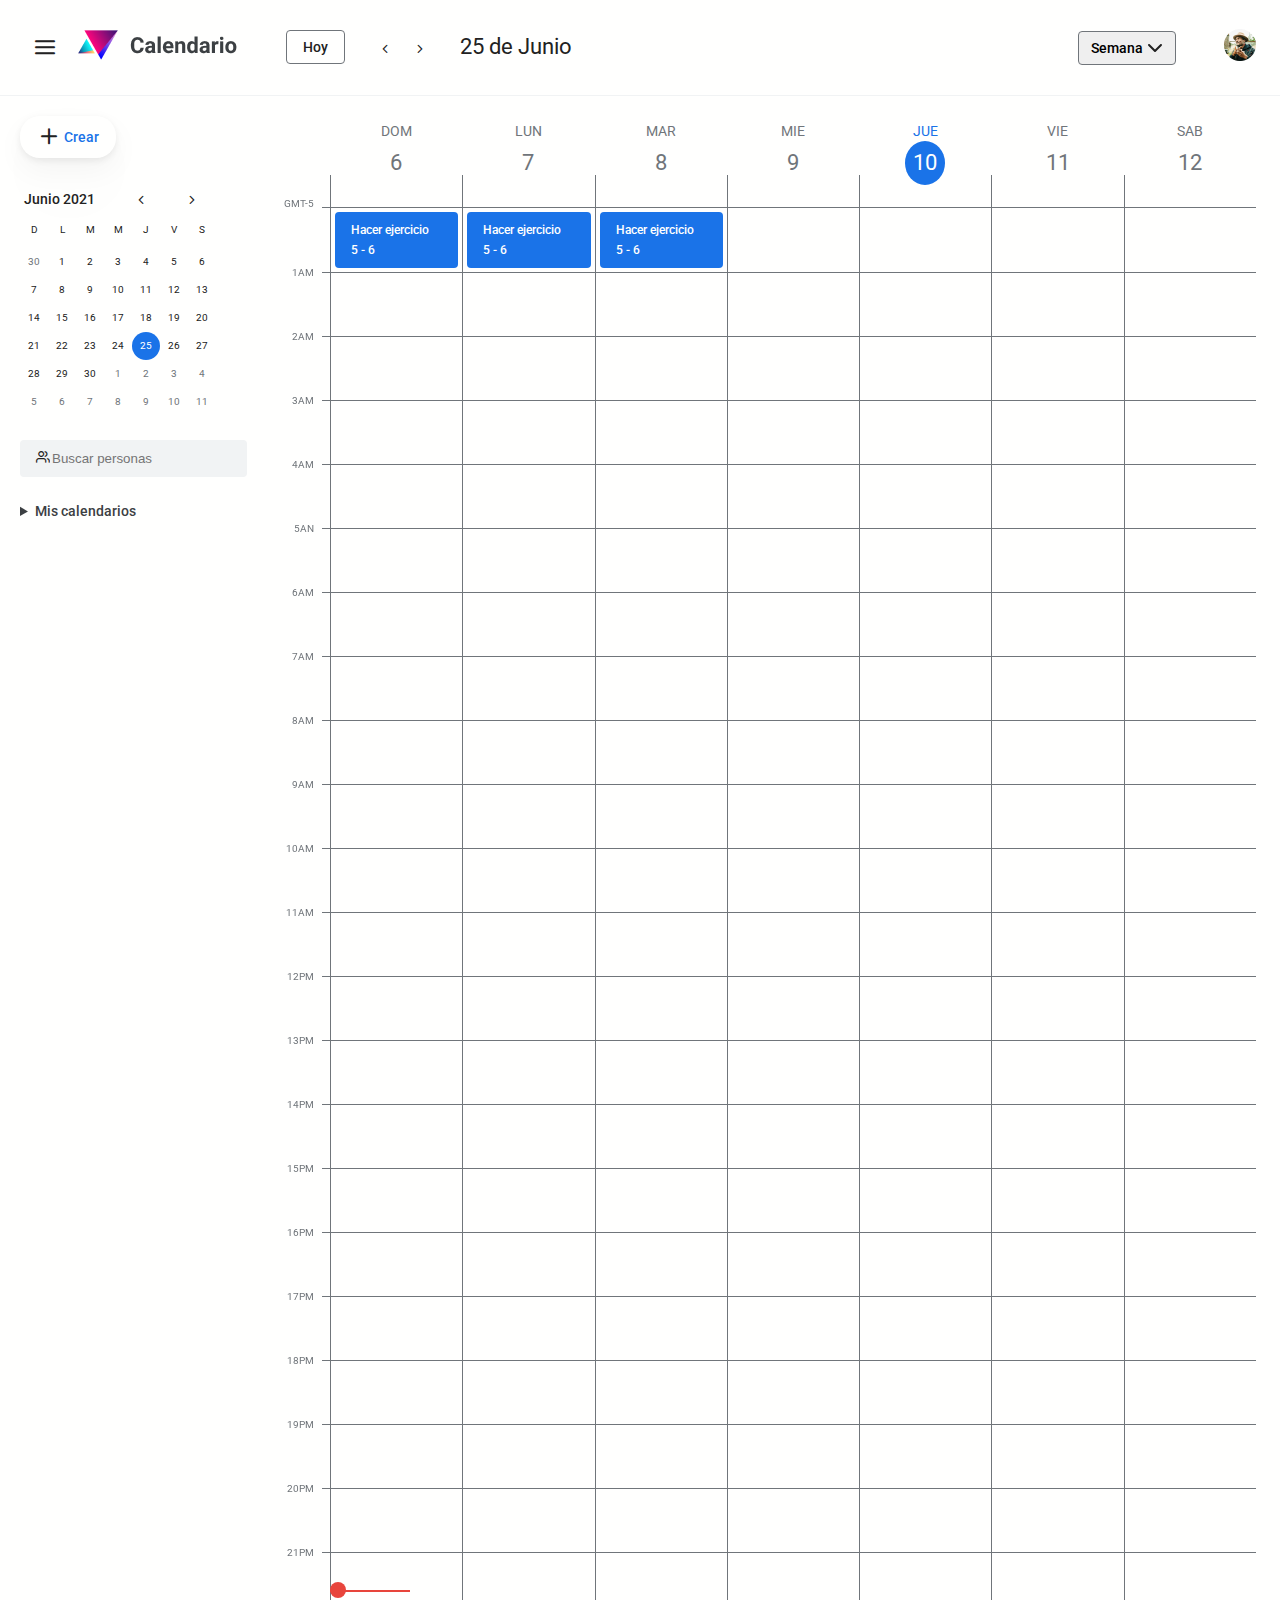
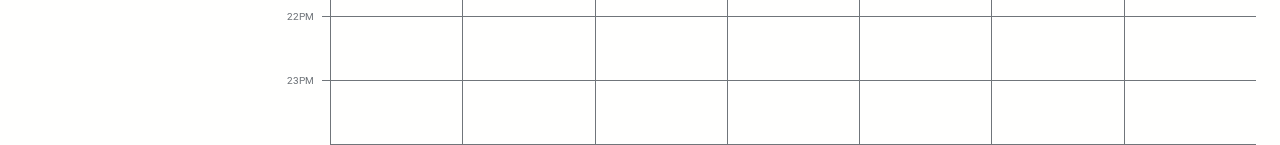
<file: index.html>
<!DOCTYPE html>
<html lang="en">
<head>
  <meta charset="UTF-8">
  <meta http-equiv="X-UA-Compatible" content="IE=edge">
  <meta name="viewport" content="width=device-width, initial-scale=1.0">
  <link rel="preconnect" href="https://fonts.googleapis.com">
  <link rel="preconnect" href="https://fonts.gstatic.com" crossorigin>
  <link href="https://fonts.googleapis.com/css2?family=Roboto:wght@400;500&display=swap" rel="stylesheet">
  <link rel="stylesheet" href="./css/index.css">
  <title>Calendario</title>
</head>
<body>
  <div class="page">
    <header class="header">
      <div class="header-primary">
        <div class="header-logo">
          <button class="button is-compact">
            <i class="icon-hamburguer-button"></i>
          </button>
          <a href="https://yersonreyes.github.io/reto-calendario/">
            <img src="./images/logo.png" alt="">
          </a>
        </div>
        <div class="calendarStatus">
          <button class="button is-secondary">Hoy</button>
          <span class="calendarStatus-navigation">
            <a href="#" class="button is-compact" aria-label="Siguiente semana">
              <i class="icon-chevron-left" aria-hidden="true"></i>
            </a>
            <a href="#" class="button is-compact" aria-label="Semana anterior">
              <i class="icon-chevron-right" aria-hidden="true"></i>
            </a>
          </span>
          <time class="calendarStatus-date" datetime="25-06-2021">25 de Junio</time>
        </div>
      </div>


      <div class="header-secondary">
        <select class="select" name="" id="">
          <option value="">Semana</option>
          <option value="">Dia</option>
        </select>
        <a href="/">
          <img src="./images/Ellipse 1.png" alt="">
        </a>
      </div>
    </header>

    <div class="sidebar">
      <button class="button is-rounded is-shadow">
        <i class="icon-plus"></i>
        <span>Crear</span>
      </button>
      <div class="miniCalendar" aria-label="Calendario de navegacion">
        <div class="miniCalendar-status">
          <time class="miniCalendar-date" datetime="2021-06-07">Junio 2021</time>
          <div class="miniCalendar-navigation">
            <a class="button is-conpact" href="#" aria-label="Mes anterior"> 
              <i class="icon-chevron-left" aria-hidden="true"></i>
            </a>
            <a class="button is-conpact" href="#" aria-label="Mes siguiente">
              <i class="icon-chevron-right" aria-hidden="true"></i>
            </a>
          </div>
        </div>
        <div class="miniCalendar-header">
          <span class="miniCalendar-weekDay">D</span>
          <span class="miniCalendar-weekDay">L</span>
          <span class="miniCalendar-weekDay">M</span>
          <span class="miniCalendar-weekDay">M</span>
          <span class="miniCalendar-weekDay">J</span>
          <span class="miniCalendar-weekDay">V</span>
          <span class="miniCalendar-weekDay">S</span>
        </div>
        <div class="miniCalendar-month">
          <div class="niniCalendar-monthDay is-inactive">30</div>
          <div class="niniCalendar-monthDay">1</div>
          <div class="niniCalendar-monthDay">2</div>
          <div class="niniCalendar-monthDay">3</div>
          <div class="niniCalendar-monthDay">4</div>
          <div class="niniCalendar-monthDay">5</div>
          <div class="niniCalendar-monthDay">6</div>
          <div class="niniCalendar-monthDay">7</div>
          <div class="niniCalendar-monthDay">8</div>
          <div class="niniCalendar-monthDay">9</div>
          <div class="niniCalendar-monthDay">10</div>
          <div class="niniCalendar-monthDay">11</div>
          <div class="niniCalendar-monthDay">12</div>
          <div class="niniCalendar-monthDay">13</div>
          <div class="niniCalendar-monthDay">14</div>
          <div class="niniCalendar-monthDay">15</div>
          <div class="niniCalendar-monthDay">16</div>
          <div class="niniCalendar-monthDay">17</div>
          <div class="niniCalendar-monthDay">18</div>
          <div class="niniCalendar-monthDay">19</div>
          <div class="niniCalendar-monthDay">20</div>
          <div class="niniCalendar-monthDay">21</div>
          <div class="niniCalendar-monthDay">22</div>
          <div class="niniCalendar-monthDay">23</div>
          <div class="niniCalendar-monthDay">24</div>
          <div class="niniCalendar-monthDay is-selected">25</div>
          <div class="niniCalendar-monthDay">26</div>
          <div class="niniCalendar-monthDay">27</div>
          <div class="niniCalendar-monthDay">28</div>
          <div class="niniCalendar-monthDay">29</div>
          <div class="niniCalendar-monthDay">30</div>
          <div class="niniCalendar-monthDay is-inactive">1</div>
          <div class="niniCalendar-monthDay is-inactive">2</div>
          <div class="niniCalendar-monthDay is-inactive">3</div>
          <div class="niniCalendar-monthDay is-inactive">4</div>
          <div class="niniCalendar-monthDay is-inactive">5</div>
          <div class="niniCalendar-monthDay is-inactive">6</div>
          <div class="niniCalendar-monthDay is-inactive">7</div>
          <div class="niniCalendar-monthDay is-inactive">8</div>
          <div class="niniCalendar-monthDay is-inactive">9</div>
          <div class="niniCalendar-monthDay is-inactive">10</div>
          <div class="niniCalendar-monthDay is-inactive">11</div>
        </div>
      </div>
      <form class="search" action="">
        <i class="icon-users"></i>
        <input placeholder="Buscar personas" type="text">
      </form>
      <details class="calendarDetails">
        <summary>Mis calendarios</summary>
        <div class="calendarDetails-container">
          <div class="calendarDetails-task">
            <i class="icon-check-square"></i>
            <span>Cuempleaños</span>
          </div>
          <div class="calendarDetails-task">
            <i class="icon-check-square"></i>
            <span>Tareas</span>
          </div>
          <div class="calendarDetails-task">
            <i class="icon-check-square"></i>
            <span>Recordatorios</span>
          </div>
          <div class="calendarDetails-task">
            <i class="icon-check"></i>
            <span>Clases</span>
          </div>
        </div>
      </details>
    </div>
    <main class="calendar">
      <div class="currentTime"></div>
      <div class="calendar-week">
        <div class="timezoneCell">GMT-5</div>
        <!-- cabecera-->
        <h2 class="calendarDay">
          <a href="./calendar-by-day.html" aria-label="Domingo 6 de junio">
            <time datetime="06-06-2021">
              <span>DOM</span> <br>
              <span>6</span>
            </time>
          </a>
        </h2>

        <h2 class="calendarDay">
          <a href="./calendar-by-day.html" aria-label="Lunes 7 de junio">
            <time datetime="07-06-2021">
              <span>LUN</span> <br>
              <span>7</span>
            </time>
          </a>
        </h2>
       
        <h2 class="calendarDay">
          <a href="./calendar-by-day.html" aria-label="Martes 8 de junio">
            <time datetime="08-06-2021">
              <span>MAR</span> <br>
              <span>8</span>
            </time>
          </a>
        </h2>
        <h2 class="calendarDay">
          <a href="./calendar-by-day.html" aria-label="Miercoles 9 de junio">
            <time datetime="09-06-2021">
              <span>MIE</span> <br>
              <span>9</span>
            </time>
          </a>
        </h2>
        <h2 class="calendarDay is-selected">
          <a href="./calendar-by-day.html" aria-label="Jueves 10 de junio">
            <time datetime="10-06-2021">
              <span>JUE</span> <br>
              <span>10</span>
            </time>
          </a>
        </h2>
        <h2 class="calendarDay">
          <a href="./calendar-by-day.html" aria-label="Viernes 11 de junio">
            <time datetime="11-06-2021">
              <span>VIE</span> <br>
              <span>11</span>
            </time>
          </a>
        </h2>
        <h2 class="calendarDay">
          <a href="./calendar-by-day.html" aria-label="Sabado 12 de junio">
            <time datetime="12-06-2021">
              <span>SAB</span> <br>
              <span>12</span>
            </time>
          </a>
        </h2>
       
       
        <!-- tareas linea 1-->
        <span class="hourCell"></span>
        <div class="taskCell">
          <div tabindex="0" class="task" aria-label="de 17:00 a 18:00, hacer ejercicio">
            <p>Hacer ejercicio</p>
            <p>
              <time datetime="17:00">5</time> - <time datetime="18:00">6</time>
            </p>
          </div>
        </div>

        <div class="taskCell">
          <div tabindex="0" class="task" aria-label="de 17:00 a 18:00, hacer ejercicio">
            <p>Hacer ejercicio</p>
            <p>
              <time datetime="17:00">5</time> - <time datetime="18:00">6</time>
            </p>
          </div>
        </div>

        <div class="taskCell">
          <div tabindex="0" class="task" aria-label="de 17:00 a 18:00, hacer ejercicio">
            <p>Hacer ejercicio</p>
            <p>
              <time datetime="17:00">5</time> - <time datetime="18:00">6</time>
            </p>
          </div>
        </div>
        <div class="taskCell"></div>
        <div class="taskCell"></div>
        <div class="taskCell"></div>
        <div class="taskCell"></div>
         <!-- tareas linea 2 -->
         <span class="hourCell">1AM</span>
         <div class="taskCell"></div>
         <div class="taskCell"></div>
         <div class="taskCell"></div>
         <div class="taskCell"></div>
         <div class="taskCell"></div>
         <div class="taskCell"></div>
         <div class="taskCell"></div>
         <!-- tareas linea 3 -->
         <span class="hourCell">2AM</span>
         <div class="taskCell"></div>
         <div class="taskCell"></div>
         <div class="taskCell"></div>
         <div class="taskCell"></div>
         <div class="taskCell"></div>
         <div class="taskCell"></div>
         <div class="taskCell"></div>
          <!-- tareas linea 4 -->
         <span class="hourCell">3AM</span>
         <div class="taskCell"></div>
         <div class="taskCell"></div>
         <div class="taskCell"></div>
         <div class="taskCell"></div>
         <div class="taskCell"></div>
         <div class="taskCell"></div>
         <div class="taskCell"></div>
          <!-- tareas linea 5 -->
          <span class="hourCell">4AM</span>
          <div class="taskCell"></div>
          <div class="taskCell"></div>
          <div class="taskCell"></div>
          <div class="taskCell"></div>
          <div class="taskCell"></div>
          <div class="taskCell"></div>
          <div class="taskCell"></div>
          <!-- tareas linea 6 -->
          <span class="hourCell">5AN</span>
          <div class="taskCell"></div>
          <div class="taskCell"></div>
          <div class="taskCell"></div>
          <div class="taskCell"></div>
          <div class="taskCell"></div>
          <div class="taskCell"></div>
          <div class="taskCell"></div>          
          <!-- tareas linea 7 -->
         <span class="hourCell">6AM</span>
         <div class="taskCell"></div>
         <div class="taskCell"></div>
         <div class="taskCell"></div>
         <div class="taskCell"></div>
         <div class="taskCell"></div>
         <div class="taskCell"></div>
         <div class="taskCell"></div>
         <!-- tareas linea 8 -->
         <span class="hourCell">7AM</span>
         <div class="taskCell"></div>
         <div class="taskCell"></div>
         <div class="taskCell"></div>
         <div class="taskCell"></div>
         <div class="taskCell"></div>
         <div class="taskCell"></div>
         <div class="taskCell"></div>
          <!-- tareas linea 9 -->
         <span class="hourCell">8AM</span>
         <div class="taskCell"></div>
         <div class="taskCell"></div>
         <div class="taskCell"></div>
         <div class="taskCell"></div>
         <div class="taskCell"></div>
         <div class="taskCell"></div>
         <div class="taskCell"></div>
          <!-- tareas linea 10 -->
          <span class="hourCell">9AM</span>
          <div class="taskCell"></div>
          <div class="taskCell"></div>
          <div class="taskCell"></div>
          <div class="taskCell"></div>
          <div class="taskCell"></div>
          <div class="taskCell"></div>
          <div class="taskCell"></div>
          <!-- tareas linea 11 -->
          <span class="hourCell">10AM</span>
          <div class="taskCell"></div>
          <div class="taskCell"></div>
          <div class="taskCell"></div>
          <div class="taskCell"></div>
          <div class="taskCell"></div>
          <div class="taskCell"></div>
          <div class="taskCell"></div>         
         <!-- tareas linea 12 -->
         <span class="hourCell">11AM</span>
         <div class="taskCell"></div>
         <div class="taskCell"></div>
         <div class="taskCell"></div>
         <div class="taskCell"></div>
         <div class="taskCell"></div>
         <div class="taskCell"></div>
         <div class="taskCell"></div>
         <!-- tareas linea 13 -->
         <span class="hourCell">12PM</span>
         <div class="taskCell"></div>
         <div class="taskCell"></div>
         <div class="taskCell"></div>
         <div class="taskCell"></div>
         <div class="taskCell"></div>
         <div class="taskCell"></div>
         <div class="taskCell"></div>
          <!-- tareas linea 14 -->
         <span class="hourCell">13PM</span>
         <div class="taskCell"></div>
         <div class="taskCell"></div>
         <div class="taskCell"></div>
         <div class="taskCell"></div>
         <div class="taskCell"></div>
         <div class="taskCell"></div>
         <div class="taskCell"></div>
          <!-- tareas linea 15 -->
          <span class="hourCell">14PM</span>
          <div class="taskCell"></div>
          <div class="taskCell"></div>
          <div class="taskCell"></div>
          <div class="taskCell"></div>
          <div class="taskCell"></div>
          <div class="taskCell"></div>
          <div class="taskCell"></div>
          <!-- tareas linea 16 -->
          <span class="hourCell">15PM</span>
          <div class="taskCell"></div>
          <div class="taskCell"></div>
          <div class="taskCell"></div>
          <div class="taskCell"></div>
          <div class="taskCell"></div>
          <div class="taskCell"></div>
          <div class="taskCell"></div>          
          <!-- tareas linea 17 -->
         <span class="hourCell">16PM</span>
         <div class="taskCell"></div>
         <div class="taskCell"></div>
         <div class="taskCell"></div>
         <div class="taskCell"></div>
         <div class="taskCell"></div>
         <div class="taskCell"></div>
         <div class="taskCell"></div>
         <!-- tareas linea 18 -->
         <span class="hourCell">17PM</span>
         <div class="taskCell"></div>
         <div class="taskCell"></div>
         <div class="taskCell"></div>
         <div class="taskCell"></div>
         <div class="taskCell"></div>
         <div class="taskCell"></div>
         <div class="taskCell"></div>
          <!-- tareas linea 19 -->
         <span class="hourCell">18PM</span>
         <div class="taskCell"></div>
         <div class="taskCell"></div>
         <div class="taskCell"></div>
         <div class="taskCell"></div>
         <div class="taskCell"></div>
         <div class="taskCell"></div>
         <div class="taskCell"></div>
          <!-- tareas linea 20 -->
          <span class="hourCell">19PM</span>
          <div class="taskCell"></div>
          <div class="taskCell"></div>
          <div class="taskCell"></div>
          <div class="taskCell"></div>
          <div class="taskCell"></div>
          <div class="taskCell"></div>
          <div class="taskCell"></div>
          <!-- tareas linea 21 -->
          <span class="hourCell">20PM</span>
          <div class="taskCell"></div>
          <div class="taskCell"></div>
          <div class="taskCell"></div>
          <div class="taskCell"></div>
          <div class="taskCell"></div>
          <div class="taskCell"></div>
          <div class="taskCell"></div>  
          <!-- tareas linea 21 -->
          <span class="hourCell">21PM</span>
          <div class="taskCell"></div>
          <div class="taskCell"></div>
          <div class="taskCell"></div>
          <div class="taskCell"></div>
          <div class="taskCell"></div>
          <div class="taskCell"></div>
          <div class="taskCell"></div>
           <!-- tareas linea 22 -->
           <span class="hourCell">22PM</span>
           <div class="taskCell"></div>
           <div class="taskCell"></div>
           <div class="taskCell"></div>
           <div class="taskCell"></div>
           <div class="taskCell"></div>
           <div class="taskCell"></div>
           <div class="taskCell"></div>
           <!-- tareas linea 23 -->
           <span class="hourCell">23PM</span>
           <div class="taskCell"></div>
           <div class="taskCell"></div>
           <div class="taskCell"></div>
           <div class="taskCell"></div>
           <div class="taskCell"></div>
           <div class="taskCell"></div>
           <div class="taskCell"></div>  
      </div>
    </main>
  </div>

  <dialog class="modal">
    <form class="createTask" action="">
      <div class="input is-outstanding">
        <div class="input-body">
          <input required name="title" type="text" placeholder="Añade un titulo">
        </div>
      </div>
      <div class="input">
        <i class="icon-clock"></i>
        <div class="input-body">
          <input type="date" name="date" required>
          <input type="time" name="time-start" required>
          <input type="time" name="time-end" required>
        </div>
      </div>
      <div class="input">
        <i class="icon-users"></i>
        <div class="input-body">
          <input type="text" list="guests" name="guests" placeholder="Agregar invitados">
          <datalist id="guests">
            <option value="leo"></option>
            <option value="juan"></option>
          </datalist>
        </div>
      </div>
      <div class="input">
        <i class="icon-gps"></i>
        <div class="input-body">
          <input name="location" type="text" placeholder="Agregar ubicacion">
        </div>
      </div>
      <div class="input">
        <i class="icon-text"></i>
        <div class="input-body">
          <input type="file" multiple>
        </div>
      </div>
      <div class="input">
        <i class="icon-text"></i>
        <div class="input-body">
          <textarea name="description" placeholder="Agregar descripcion" id="" cols="40" rows="2"></textarea>
        </div>
      </div>
    </form>
    <div class="modal-actions">
      <button id="close-modal" class="button">
        Cancelar
      </button>
      <button class="button is-primary">
        Guardar
      </button>
    </div>
  </dialog>
<script src="./js/app.js" type="module" ></script>
</body>
</html>
</file>
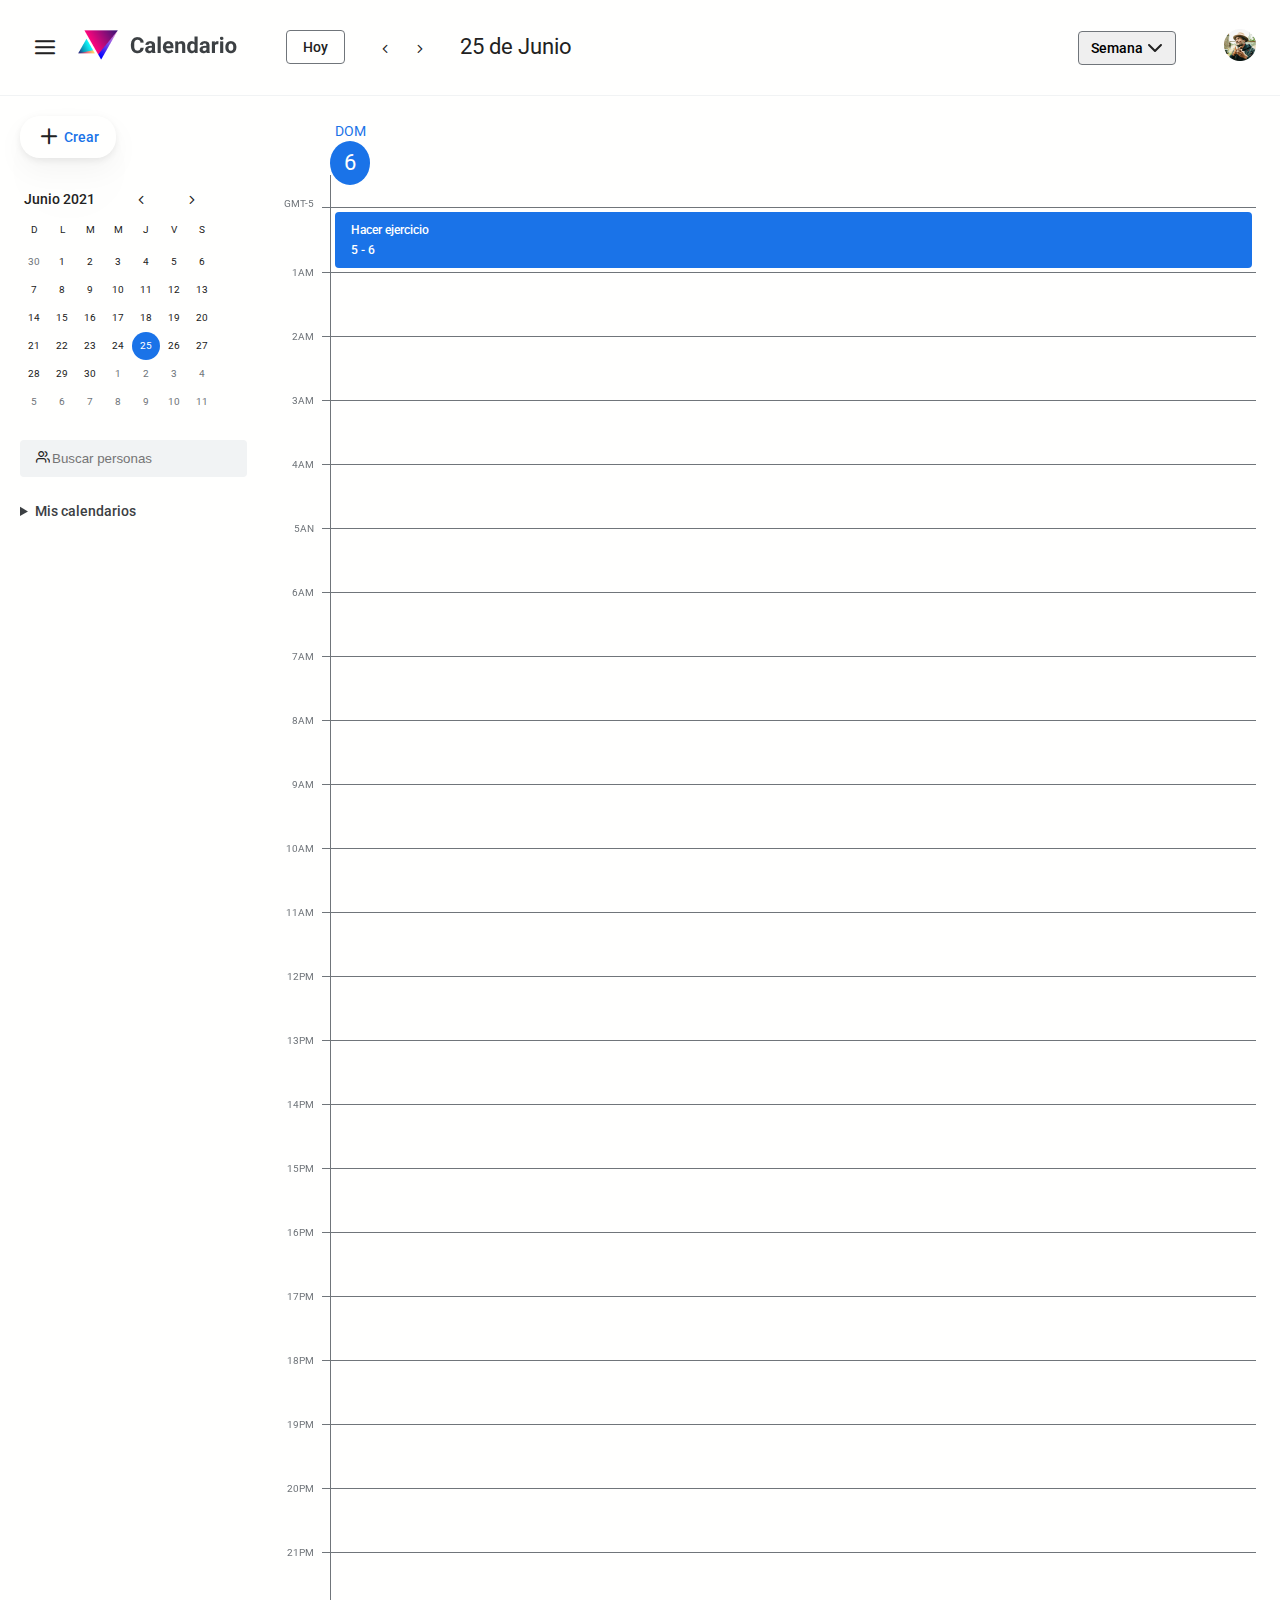
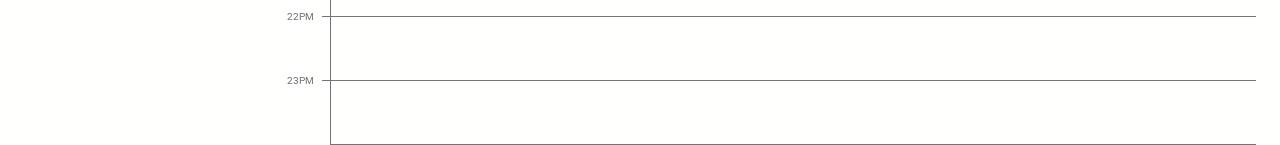
<file: calendar-by-day.html>
<!DOCTYPE html>
<html lang="en">
<head>
  <meta charset="UTF-8">
  <meta http-equiv="X-UA-Compatible" content="IE=edge">
  <meta name="viewport" content="width=device-width, initial-scale=1.0">
  <link rel="preconnect" href="https://fonts.googleapis.com">
  <link rel="preconnect" href="https://fonts.gstatic.com" crossorigin>
  <link href="https://fonts.googleapis.com/css2?family=Roboto:wght@400;500&display=swap" rel="stylesheet">
  <link rel="stylesheet" href="./css/index.css">
  <title>Calendario</title>
</head>
<body>
  <div class="page">
    <header class="header">
      <div class="header-primary">
        <div class="header-logo">
          <button class="button is-compact">
            <i class="icon-hamburguer-button"></i>
          </button>
          <a href="https://yersonreyes.github.io/reto-calendario/">
            <img src="./images/logo.png" alt="">
          </a>
        </div>
        <div class="calendarStatus">
          <button class="button is-secondary">Hoy</button>
          <span class="calendarStatus-navigation">
            <a href="#" class="button is-compact" aria-label="Siguiente semana">
              <i class="icon-chevron-left" aria-hidden="true"></i>
            </a>
            <a href="#" class="button is-compact" aria-label="Semana anterior">
              <i class="icon-chevron-right" aria-hidden="true"></i>
            </a>
          </span>
          <time class="calendarStatus-date" datetime="25-06-2021">25 de Junio</time>
        </div>
      </div>


      <div class="header-secondary">
        <select class="select" name="" id="">
          <option value="">Semana</option>
          <option value="">Dia</option>
        </select>
        <a href="/">
          <img src="./images/Ellipse 1.png" alt="">
        </a>
      </div>
    </header>

    <div class="sidebar">
      <button class="button is-rounded is-shadow">
        <i class="icon-plus"></i>
        <span>Crear</span>
      </button>
      <div class="miniCalendar" aria-label="Calendario de navegacion">
        <div class="miniCalendar-status">
          <time class="miniCalendar-date" datetime="2021-06-07">Junio 2021</time>
          <div class="miniCalendar-navigation">
            <a class="button is-conpact" href="#" aria-label="Mes anterior"> 
              <i class="icon-chevron-left" aria-hidden="true"></i>
            </a>
            <a class="button is-conpact" href="#" aria-label="Mes siguiente">
              <i class="icon-chevron-right" aria-hidden="true"></i>
            </a>
          </div>
        </div>
        <div class="miniCalendar-header">
          <span class="miniCalendar-weekDay">D</span>
          <span class="miniCalendar-weekDay">L</span>
          <span class="miniCalendar-weekDay">M</span>
          <span class="miniCalendar-weekDay">M</span>
          <span class="miniCalendar-weekDay">J</span>
          <span class="miniCalendar-weekDay">V</span>
          <span class="miniCalendar-weekDay">S</span>
        </div>
        <div class="miniCalendar-month">
          <div class="niniCalendar-monthDay is-inactive">30</div>
          <div class="niniCalendar-monthDay">1</div>
          <div class="niniCalendar-monthDay">2</div>
          <div class="niniCalendar-monthDay">3</div>
          <div class="niniCalendar-monthDay">4</div>
          <div class="niniCalendar-monthDay">5</div>
          <div class="niniCalendar-monthDay">6</div>
          <div class="niniCalendar-monthDay">7</div>
          <div class="niniCalendar-monthDay">8</div>
          <div class="niniCalendar-monthDay">9</div>
          <div class="niniCalendar-monthDay">10</div>
          <div class="niniCalendar-monthDay">11</div>
          <div class="niniCalendar-monthDay">12</div>
          <div class="niniCalendar-monthDay">13</div>
          <div class="niniCalendar-monthDay">14</div>
          <div class="niniCalendar-monthDay">15</div>
          <div class="niniCalendar-monthDay">16</div>
          <div class="niniCalendar-monthDay">17</div>
          <div class="niniCalendar-monthDay">18</div>
          <div class="niniCalendar-monthDay">19</div>
          <div class="niniCalendar-monthDay">20</div>
          <div class="niniCalendar-monthDay">21</div>
          <div class="niniCalendar-monthDay">22</div>
          <div class="niniCalendar-monthDay">23</div>
          <div class="niniCalendar-monthDay">24</div>
          <div class="niniCalendar-monthDay is-selected">25</div>
          <div class="niniCalendar-monthDay">26</div>
          <div class="niniCalendar-monthDay">27</div>
          <div class="niniCalendar-monthDay">28</div>
          <div class="niniCalendar-monthDay">29</div>
          <div class="niniCalendar-monthDay">30</div>
          <div class="niniCalendar-monthDay is-inactive">1</div>
          <div class="niniCalendar-monthDay is-inactive">2</div>
          <div class="niniCalendar-monthDay is-inactive">3</div>
          <div class="niniCalendar-monthDay is-inactive">4</div>
          <div class="niniCalendar-monthDay is-inactive">5</div>
          <div class="niniCalendar-monthDay is-inactive">6</div>
          <div class="niniCalendar-monthDay is-inactive">7</div>
          <div class="niniCalendar-monthDay is-inactive">8</div>
          <div class="niniCalendar-monthDay is-inactive">9</div>
          <div class="niniCalendar-monthDay is-inactive">10</div>
          <div class="niniCalendar-monthDay is-inactive">11</div>
        </div>
      </div>
      <form class="search" action="">
        <i class="icon-users"></i>
        <input placeholder="Buscar personas" type="text">
      </form>
      <details class="calendarDetails">
        <summary>Mis calendarios</summary>
        <div class="calendarDetails-container">
          <div class="calendarDetails-task">
            <i class="icon-check-square"></i>
            <span>Cuempleaños</span>
          </div>
          <div class="calendarDetails-task">
            <i class="icon-check-square"></i>
            <span>Tareas</span>
          </div>
          <div class="calendarDetails-task">
            <i class="icon-check-square"></i>
            <span>Recordatorios</span>
          </div>
          <div class="calendarDetails-task">
            <i class="icon-check"></i>
            <span>Clases</span>
          </div>
        </div>
      </details>
    </div>
    <main class="calendar">
      <div class="calendar-week1">
        <div class="timezoneCell">GMT-5</div>
        <!-- cabecera-->
        <h2 class="calendarDay is-selected is-unic">
          <a href="./calendar-by-day.html" aria-label="Domingo 6 de junio">
            <time datetime="06-06-2021">
              <span>DOM</span> <br>
              <span>6</span>
            </time>
          </a>
        </h2>

             
        <!-- tareas linea 1-->
        <span class="hourCell"></span>
        <div class="taskCell">
          <div tabindex="0" class="task" aria-label="de 17:00 a 18:00, hacer ejercicio">
            <p>Hacer ejercicio</p>
            <p>
              <time datetime="17:00">5</time> - <time datetime="18:00">6</time>
            </p>
          </div>
        </div>



         <!-- tareas linea 2 -->
         <span class="hourCell">1AM</span>
         <div class="taskCell"></div>

         <!-- tareas linea 3 -->
         <span class="hourCell">2AM</span>
         <div class="taskCell"></div>

          <!-- tareas linea 4 -->
         <span class="hourCell">3AM</span>
         <div class="taskCell"></div>

          <!-- tareas linea 5 -->
          <span class="hourCell">4AM</span>
          <div class="taskCell"></div>

          <!-- tareas linea 6 -->
          <span class="hourCell">5AN</span>
          <div class="taskCell"></div>
        
          <!-- tareas linea 7 -->
         <span class="hourCell">6AM</span>
         <div class="taskCell"></div>

         <!-- tareas linea 8 -->
         <span class="hourCell">7AM</span>
         <div class="taskCell"></div>
 
          <!-- tareas linea 9 -->
         <span class="hourCell">8AM</span>
         <div class="taskCell"></div>

          <!-- tareas linea 10 -->
          <span class="hourCell">9AM</span>
          <div class="taskCell"></div>

          <!-- tareas linea 11 -->
          <span class="hourCell">10AM</span>
          <div class="taskCell"></div>
        
         <!-- tareas linea 12 -->
         <span class="hourCell">11AM</span>
         <div class="taskCell"></div>

         <!-- tareas linea 13 -->
         <span class="hourCell">12PM</span>
         <div class="taskCell"></div>

          <!-- tareas linea 14 -->
         <span class="hourCell">13PM</span>
         <div class="taskCell"></div>
    
          <!-- tareas linea 15 -->
          <span class="hourCell">14PM</span>
          <div class="taskCell"></div>

          <!-- tareas linea 16 -->
          <span class="hourCell">15PM</span>
          <div class="taskCell"></div>
            
          <!-- tareas linea 17 -->
         <span class="hourCell">16PM</span>
         <div class="taskCell"></div>

         <!-- tareas linea 18 -->
         <span class="hourCell">17PM</span>
         <div class="taskCell"></div>

          <!-- tareas linea 19 -->
         <span class="hourCell">18PM</span>
         <div class="taskCell"></div>

          <!-- tareas linea 20 -->
          <span class="hourCell">19PM</span>
          <div class="taskCell"></div>
 
          <!-- tareas linea 21 -->
          <span class="hourCell">20PM</span>
          <div class="taskCell"></div>

          <!-- tareas linea 21 -->
          <span class="hourCell">21PM</span>
          <div class="taskCell"></div>

           <!-- tareas linea 22 -->
           <span class="hourCell">22PM</span>
           <div class="taskCell"></div>

           <!-- tareas linea 23 -->
           <span class="hourCell">23PM</span>
           <div class="taskCell"></div>

      </div>
    </main>
  </div>

  <dialog class="modal">
    <form class="createTask" action="">
      <div class="input is-outstanding">
        <div class="input-body">
          <input required name="title" type="text" placeholder="Añade un titulo">
        </div>
      </div>
      <div class="input">
        <i class="icon-clock"></i>
        <div class="input-body">
          <input type="date" name="date" required>
          <input type="time" name="time-start" required>
          <input type="time" name="time-end" required>
        </div>
      </div>
      <div class="input">
        <i class="icon-users"></i>
        <div class="input-body">
          <input type="text" list="guests" name="guests" placeholder="Agregar invitados">
          <datalist id="guests">
            <option value="leo"></option>
            <option value="juan"></option>
          </datalist>
        </div>
      </div>
      <div class="input">
        <i class="icon-gps"></i>
        <div class="input-body">
          <input name="location" type="text" placeholder="Agregar ubicacion">
        </div>
      </div>
      <div class="input">
        <i class="icon-text"></i>
        <div class="input-body">
          <input type="file" multiple>
        </div>
      </div>
      <div class="input">
        <i class="icon-text"></i>
        <div class="input-body">
          <textarea name="description" placeholder="Agregar descripcion" id="" cols="40" rows="2"></textarea>
        </div>
      </div>
    </form>
    <div class="modal-actions">
      <button id="close-modal" class="button">
        Cancelar
      </button>
      <button class="button is-primary">
        Guardar
      </button>
    </div>
  </dialog>
<script src="./js/app.js" type="module" ></script>
</body>
</html>
</file>
<file: css/index.css>
@import './global.css';
@import './icon.css';
@import './page.css';
@import './calendar.css';
@import './button.css';
@import './select.css';
@import './calendar-status.css';
@import './header.css';
@import './mini-calendar.css';
@import './sidebar.css';
@import './search.css';
@import './calendar-details.css';
@import './modal.css';
@import './input.css';
@import './create-task.css';
</file>
